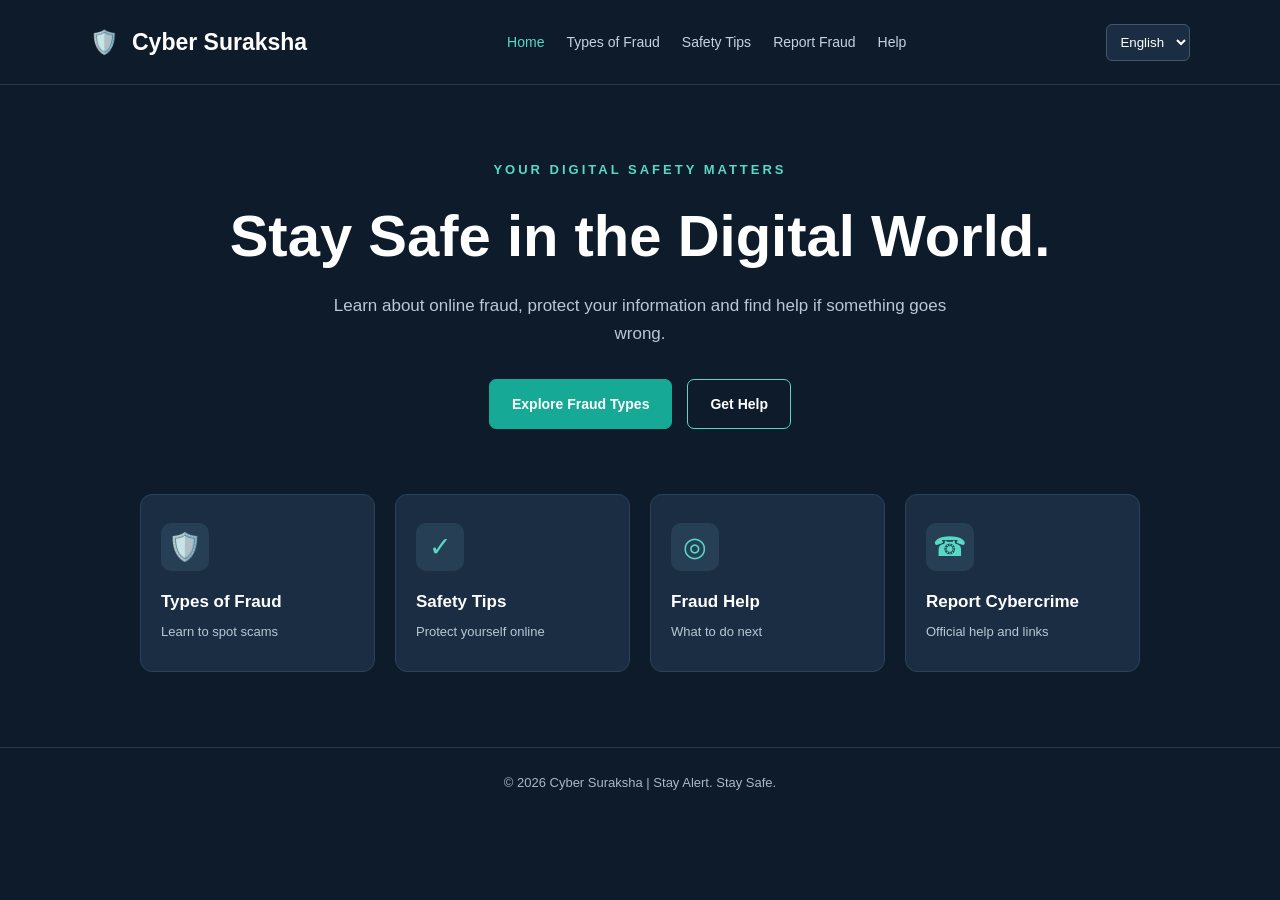
<file: index.html>
<!DOCTYPE html>
<html lang="en">
<head>
    <meta charset="UTF-8">
    <meta name="viewport" content="width=device-width, initial-scale=1.0">

    <title>Cyber Suraksha | Stay Safe Online</title>
    <link rel="icon" href="data:,">
    <link rel="stylesheet" href="style.css">
</head>

<body>

    <!-- Navigation Bar -->
    <header class="navbar">
        <a href="index.html" class="logo">
            <span class="logo-icon">🛡️</span>
            Cyber Suraksha
        </a>

        <nav>
            <a href="index.html" class="active">Home</a>
            <a href="fraud-types.html">Types of Fraud</a>
            <a href="safety-tips.html">Safety Tips</a>
            <a href="report-fraud.html">Report Fraud</a>
            <a href="help.html">Help</a>
        </nav>

        <select id="languageSelect" aria-label="Select language">
            <option value="en">English</option>
            <option value="mr">मराठी</option>
            <option value="hi">हिंदी</option>
        </select>
    </header>

    <!-- Main Hero Section -->
    <main>
        <section class="hero">

            <p class="hero-label" data-i18n="label">
                YOUR DIGITAL SAFETY MATTERS
            </p>

            <h1 data-i18n="heading">
                Stay Safe in the Digital World.
            </h1>

            <p class="hero-description" data-i18n="description">
                Learn about online fraud, protect your information
                and find help if something goes wrong.
            </p>

            <div class="hero-buttons">
                <a href="fraud-types.html"
                   class="btn btn-primary"
                   data-i18n="explore">
                    Explore Fraud Types
                </a>

                <a href="help.html"
                   class="btn btn-outline"
                   data-i18n="getHelp">
                    Get Help
                </a>
            </div>

        </section>

        <!-- Main Feature Cards -->
        <section class="features">

            <a href="fraud-types.html" class="feature-card">
                <span class="feature-icon">🛡️</span>
                <h2 data-i18n="fraudTitle">Types of Fraud</h2>
                <p data-i18n="fraudDesc">Learn to spot scams</p>
            </a>

            <a href="safety-tips.html" class="feature-card">
                <span class="feature-icon">✓</span>
                <h2 data-i18n="safetyTitle">Safety Tips</h2>
                <p data-i18n="safetyDesc">Protect yourself online</p>
            </a>

            <a href="help.html" class="feature-card">
                <span class="feature-icon">◎</span>
                <h2 data-i18n="helpTitle">Fraud Help</h2>
                <p data-i18n="helpDesc">What to do next</p>
            </a>

            <a href="report-fraud.html" class="feature-card">
                <span class="feature-icon">☎</span>
                <h2 data-i18n="reportTitle">Report Cybercrime</h2>
                <p data-i18n="reportDesc">Official help and links</p>
            </a>

        </section>
    </main>

    <!-- Footer -->
    <footer class="footer">
        <p>
            © 2026 Cyber Suraksha |
            <span data-i18n="footer">Stay Alert. Stay Safe.</span>
        </p>
    </footer>

</body>
</html>
</file>
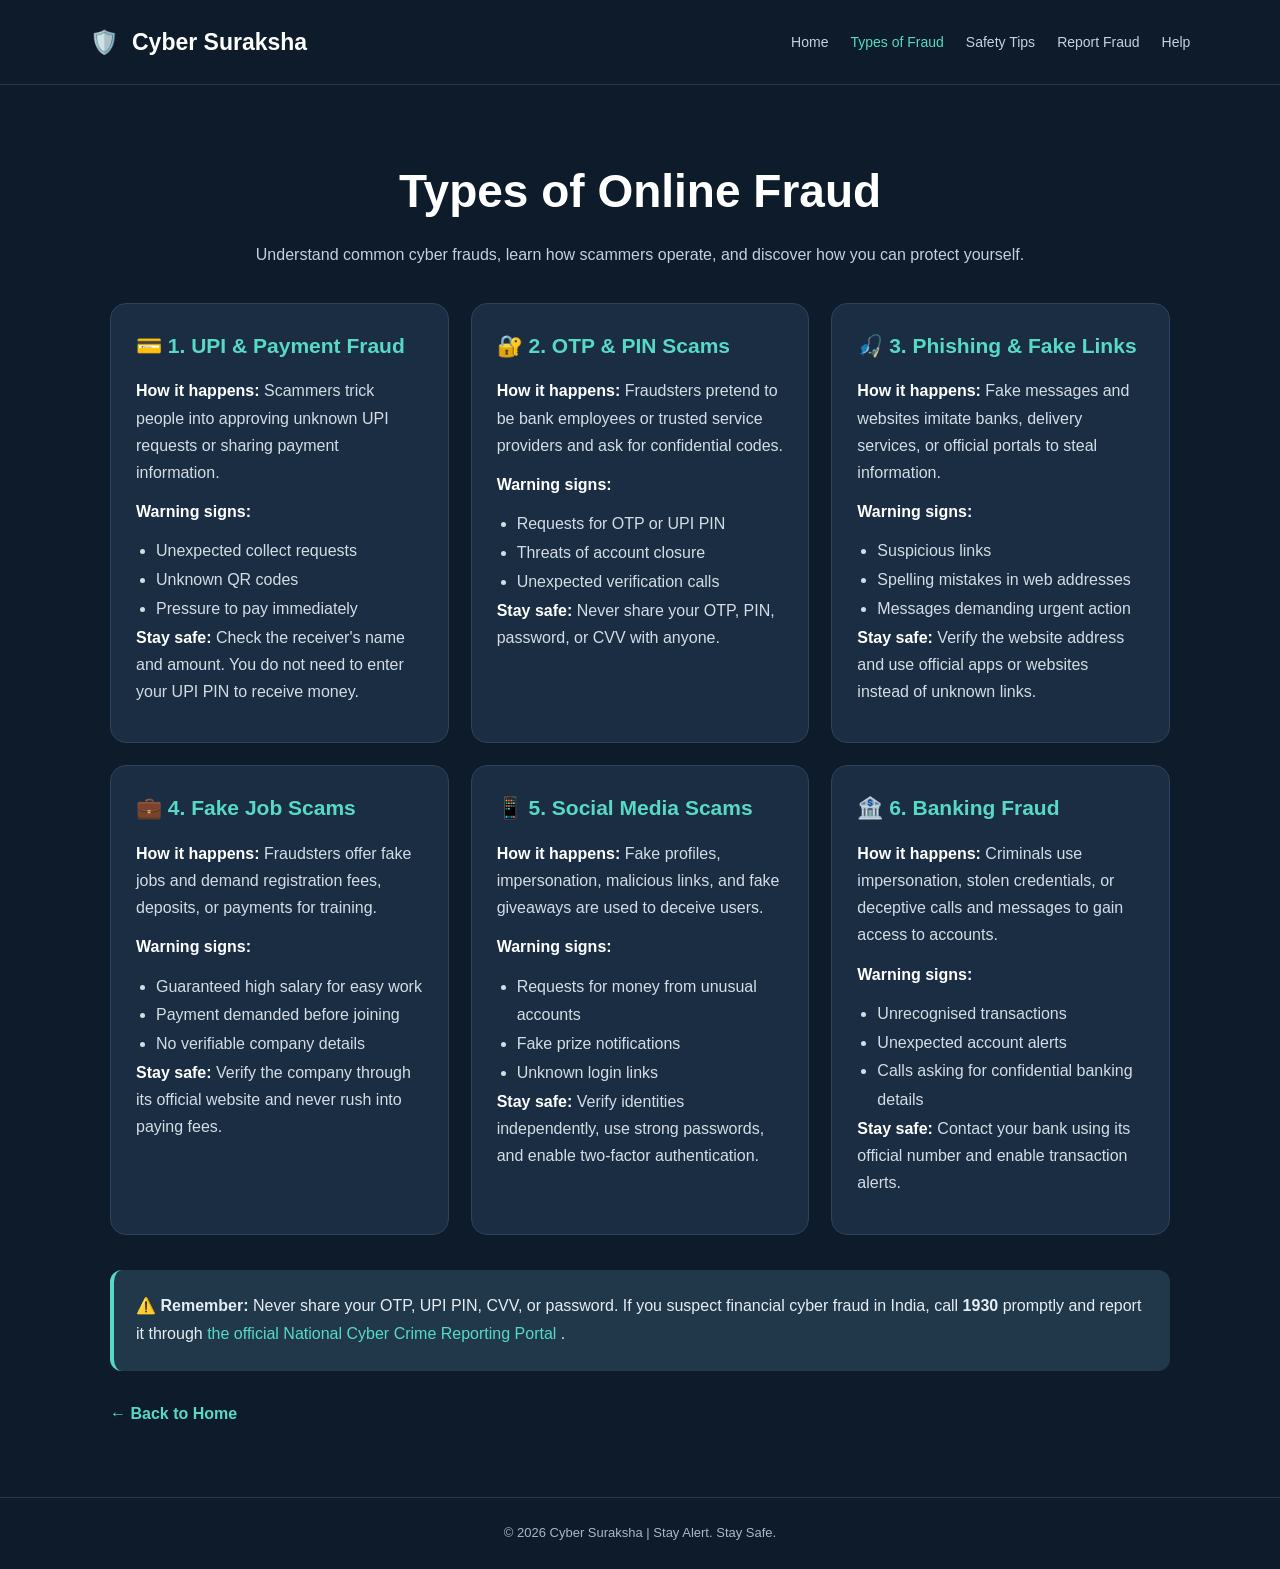
<file: fraud-types.html>
<!DOCTYPE html>
<html lang="en">
<head>
    <meta charset="UTF-8">
    <meta name="viewport" content="width=device-width, initial-scale=1.0">

    <title>Types of Online Fraud | Cyber Suraksha</title>
    <link rel="stylesheet" href="style.css">

    <style>
        .fraud-section {
            max-width: 1100px;
            margin: 50px auto;
            padding: 20px;
        }

        .fraud-heading {
            text-align: center;
            margin-bottom: 35px;
        }

        .fraud-heading h1 {
            font-size: clamp(30px, 5vw, 46px);
            margin-bottom: 12px;
        }

        .fraud-heading p {
            color: #c5d0dc;
            line-height: 1.7;
        }

        .fraud-grid {
            display: grid;
            grid-template-columns: repeat(auto-fit, minmax(260px, 1fr));
            gap: 22px;
        }

        .fraud-card {
            background: #1A2D43;
            border: 1px solid #2c435b;
            border-radius: 16px;
            padding: 25px;
            transition: transform 0.2s, border-color 0.2s;
        }

        .fraud-card:hover {
            transform: translateY(-5px);
            border-color: #57D9C5;
        }

        .fraud-card h2 {
            color: #57D9C5;
            font-size: 21px;
            margin-bottom: 15px;
        }

        .fraud-card p {
            color: #d4dde6;
            line-height: 1.7;
            margin-bottom: 12px;
        }

        .fraud-card strong {
            color: white;
        }

        .fraud-card ul {
            padding-left: 20px;
            color: #d4dde6;
            line-height: 1.8;
        }

        .fraud-warning {
            margin-top: 35px;
            padding: 22px;
            border-radius: 12px;
            background: #20384a;
            border-left: 4px solid #57D9C5;
            line-height: 1.8;
            color: #e5edf5;
        }

        .fraud-warning a {
            color: #57D9C5;
        }

        .back-home {
            display: inline-block;
            margin-top: 30px;
            color: #57D9C5;
            text-decoration: none;
            font-weight: bold;
        }

        .back-home:hover {
            text-decoration: underline;
        }
    </style>
</head>

<body>

    <header class="navbar">
        <a href="index.html" class="logo">
            <span class="logo-icon">🛡️</span>
            Cyber Suraksha
        </a>

        <nav>
            <a href="index.html">Home</a>
            <a href="fraud-types.html" class="active">Types of Fraud</a>
            <a href="safety-tips.html">Safety Tips</a>
            <a href="report-fraud.html">Report Fraud</a>
            <a href="help.html">Help</a>
        </nav>
    </header>

    <main class="fraud-section">

        <div class="fraud-heading">
            <h1>Types of Online Fraud</h1>
            <p>
                Understand common cyber frauds, learn how scammers operate,
                and discover how you can protect yourself.
            </p>
        </div>

        <div class="fraud-grid">

            <article class="fraud-card">
                <h2>💳 1. UPI &amp; Payment Fraud</h2>
                <p><strong>How it happens:</strong> Scammers trick people into approving unknown UPI requests or sharing payment information.</p>
                <p><strong>Warning signs:</strong></p>
                <ul>
                    <li>Unexpected collect requests</li>
                    <li>Unknown QR codes</li>
                    <li>Pressure to pay immediately</li>
                </ul>
                <p><strong>Stay safe:</strong> Check the receiver's name and amount. You do not need to enter your UPI PIN to receive money.</p>
            </article>

            <article class="fraud-card">
                <h2>🔐 2. OTP &amp; PIN Scams</h2>
                <p><strong>How it happens:</strong> Fraudsters pretend to be bank employees or trusted service providers and ask for confidential codes.</p>
                <p><strong>Warning signs:</strong></p>
                <ul>
                    <li>Requests for OTP or UPI PIN</li>
                    <li>Threats of account closure</li>
                    <li>Unexpected verification calls</li>
                </ul>
                <p><strong>Stay safe:</strong> Never share your OTP, PIN, password, or CVV with anyone.</p>
            </article>

            <article class="fraud-card">
                <h2>🎣 3. Phishing &amp; Fake Links</h2>
                <p><strong>How it happens:</strong> Fake messages and websites imitate banks, delivery services, or official portals to steal information.</p>
                <p><strong>Warning signs:</strong></p>
                <ul>
                    <li>Suspicious links</li>
                    <li>Spelling mistakes in web addresses</li>
                    <li>Messages demanding urgent action</li>
                </ul>
                <p><strong>Stay safe:</strong> Verify the website address and use official apps or websites instead of unknown links.</p>
            </article>

            <article class="fraud-card">
                <h2>💼 4. Fake Job Scams</h2>
                <p><strong>How it happens:</strong> Fraudsters offer fake jobs and demand registration fees, deposits, or payments for training.</p>
                <p><strong>Warning signs:</strong></p>
                <ul>
                    <li>Guaranteed high salary for easy work</li>
                    <li>Payment demanded before joining</li>
                    <li>No verifiable company details</li>
                </ul>
                <p><strong>Stay safe:</strong> Verify the company through its official website and never rush into paying fees.</p>
            </article>

            <article class="fraud-card">
                <h2>📱 5. Social Media Scams</h2>
                <p><strong>How it happens:</strong> Fake profiles, impersonation, malicious links, and fake giveaways are used to deceive users.</p>
                <p><strong>Warning signs:</strong></p>
                <ul>
                    <li>Requests for money from unusual accounts</li>
                    <li>Fake prize notifications</li>
                    <li>Unknown login links</li>
                </ul>
                <p><strong>Stay safe:</strong> Verify identities independently, use strong passwords, and enable two-factor authentication.</p>
            </article>

            <article class="fraud-card">
                <h2>🏦 6. Banking Fraud</h2>
                <p><strong>How it happens:</strong> Criminals use impersonation, stolen credentials, or deceptive calls and messages to gain access to accounts.</p>
                <p><strong>Warning signs:</strong></p>
                <ul>
                    <li>Unrecognised transactions</li>
                    <li>Unexpected account alerts</li>
                    <li>Calls asking for confidential banking details</li>
                </ul>
                <p><strong>Stay safe:</strong> Contact your bank using its official number and enable transaction alerts.</p>
            </article>

        </div>

        <div class="fraud-warning">
            <strong>⚠️ Remember:</strong>
            Never share your OTP, UPI PIN, CVV, or password.
            If you suspect financial cyber fraud in India, call
            <strong>1930</strong> promptly and report it through
            <a href="https://www.cybercrime.gov.in/"
               target="_blank"
               rel="noopener noreferrer">
                the official National Cyber Crime Reporting Portal
            </a>.
        </div>

        <a class="back-home" href="index.html">← Back to Home</a>

    </main>

    <footer class="footer">
        <p>© 2026 Cyber Suraksha | Stay Alert. Stay Safe.</p>
    </footer>

</body>
</html>
</file>
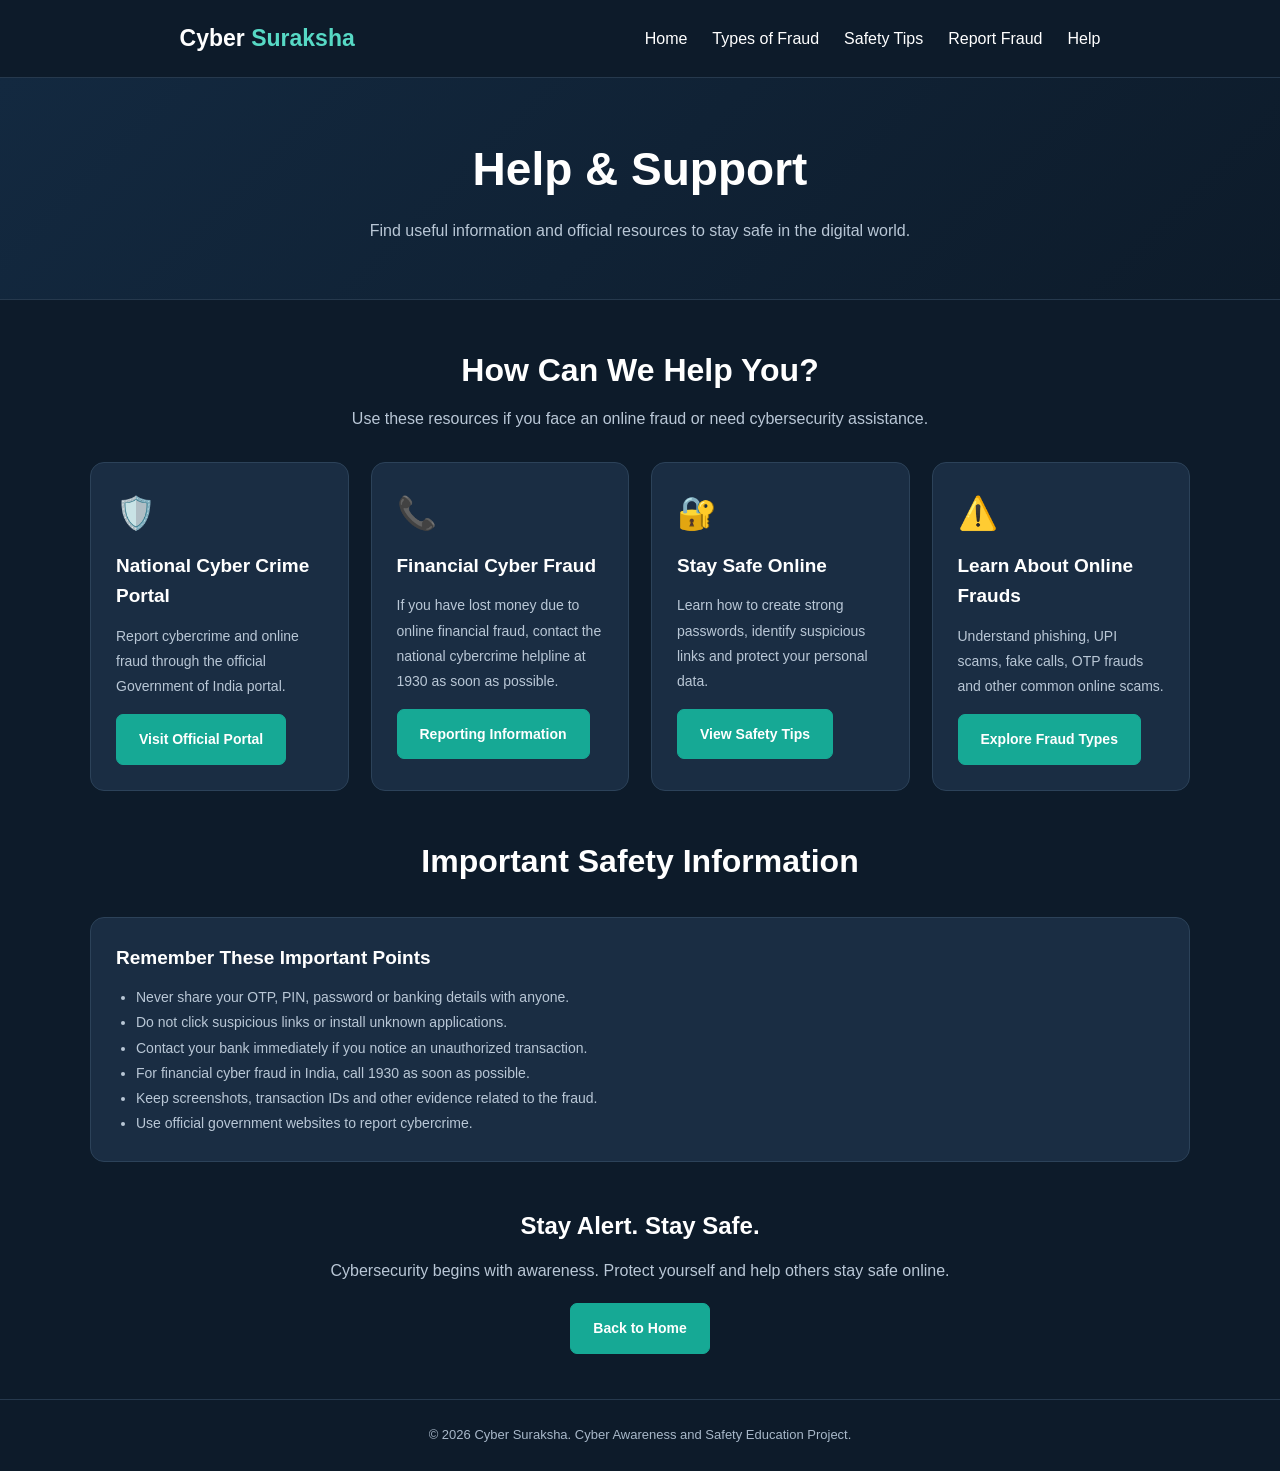
<file: help.html>
<!DOCTYPE html>
<html lang="en">
<head>
    <meta charset="UTF-8">
    <meta name="viewport" content="width=device-width, initial-scale=1.0">
    <title>Help & Support | Cyber Suraksha</title>
    <link rel="stylesheet" href="style.css">
</head>
<body>

    <!-- Header -->
    <header class="header">
        <div class="container nav-container">
            <a href="index.html" class="logo">
                Cyber <span>Suraksha</span>
            </a>

            <nav class="navbar">
                <a href="index.html">Home</a>
                <a href="fraud-types.html">Types of Fraud</a>
                <a href="safety-tips.html">Safety Tips</a>
                <a href="report-fraud.html">Report Fraud</a>
                <a href="help.html" class="active">Help</a>
            </nav>
        </div>
    </header>

    <!-- Help Hero Section -->
    <section class="page-hero">
        <div class="container">
            <h1>Help & Support</h1>
            <p>
                Find useful information and official resources
                to stay safe in the digital world.
            </p>
        </div>
    </section>

    <!-- Help Content -->
    <section class="section">
        <div class="container">
            <div class="section-title">
                <h2>How Can We Help You?</h2>
                <p>
                    Use these resources if you face an online fraud
                    or need cybersecurity assistance.
                </p>
            </div>

            <div class="cards-grid">

                <!-- Cyber Crime Portal -->
                <div class="card">
                    <div class="card-icon">🛡️</div>
                    <h3>National Cyber Crime Portal</h3>
                    <p>
                        Report cybercrime and online fraud through
                        the official Government of India portal.
                    </p>
                    <a
                        href="https://www.cybercrime.gov.in/"
                        target="_blank"
                        rel="noopener noreferrer"
                        class="btn btn-primary"
                    >
                        Visit Official Portal
                    </a>
                </div>

                <!-- Financial Fraud -->
                <div class="card">
                    <div class="card-icon">📞</div>
                    <h3>Financial Cyber Fraud</h3>
                    <p>
                        If you have lost money due to online financial
                        fraud, contact the national cybercrime helpline
                        at 1930 as soon as possible.
                    </p>
                    <a href="report-fraud.html" class="btn btn-primary">
                        Reporting Information
                    </a>
                </div>

                <!-- Safety Tips -->
                <div class="card">
                    <div class="card-icon">🔐</div>
                    <h3>Stay Safe Online</h3>
                    <p>
                        Learn how to create strong passwords, identify
                        suspicious links and protect your personal data.
                    </p>
                    <a href="safety-tips.html" class="btn btn-primary">
                        View Safety Tips
                    </a>
                </div>

                <!-- Fraud Awareness -->
                <div class="card">
                    <div class="card-icon">⚠️</div>
                    <h3>Learn About Online Frauds</h3>
                    <p>
                        Understand phishing, UPI scams, fake calls,
                        OTP frauds and other common online scams.
                    </p>
                    <a href="fraud-types.html" class="btn btn-primary">
                        Explore Fraud Types
                    </a>
                </div>

            </div>
        </div>
    </section>

    <!-- Important Information -->
    <section class="section">
        <div class="container">
            <div class="section-title">
                <h2>Important Safety Information</h2>
            </div>

            <div class="card">
                <h3>Remember These Important Points</h3>
                <ul>
                    <li>Never share your OTP, PIN, password or banking details with anyone.</li>
                    <li>Do not click suspicious links or install unknown applications.</li>
                    <li>Contact your bank immediately if you notice an unauthorized transaction.</li>
                    <li>For financial cyber fraud in India, call 1930 as soon as possible.</li>
                    <li>Keep screenshots, transaction IDs and other evidence related to the fraud.</li>
                    <li>Use official government websites to report cybercrime.</li>
                </ul>
            </div>
        </div>
    </section>

    <!-- Back to Home -->
    <section class="section">
        <div class="container text-center">
            <h2>Stay Alert. Stay Safe.</h2>
            <p>
                Cybersecurity begins with awareness.
                Protect yourself and help others stay safe online.
            </p>
            <a href="index.html" class="btn btn-primary">
                Back to Home
            </a>
        </div>
    </section>

    <!-- Footer -->
    <footer class="footer">
        <div class="container">
            <p>
                &copy; 2026 Cyber Suraksha.
                Cyber Awareness and Safety Education Project.
            </p>
        </div>
    </footer>

</body>
</html>
</file>
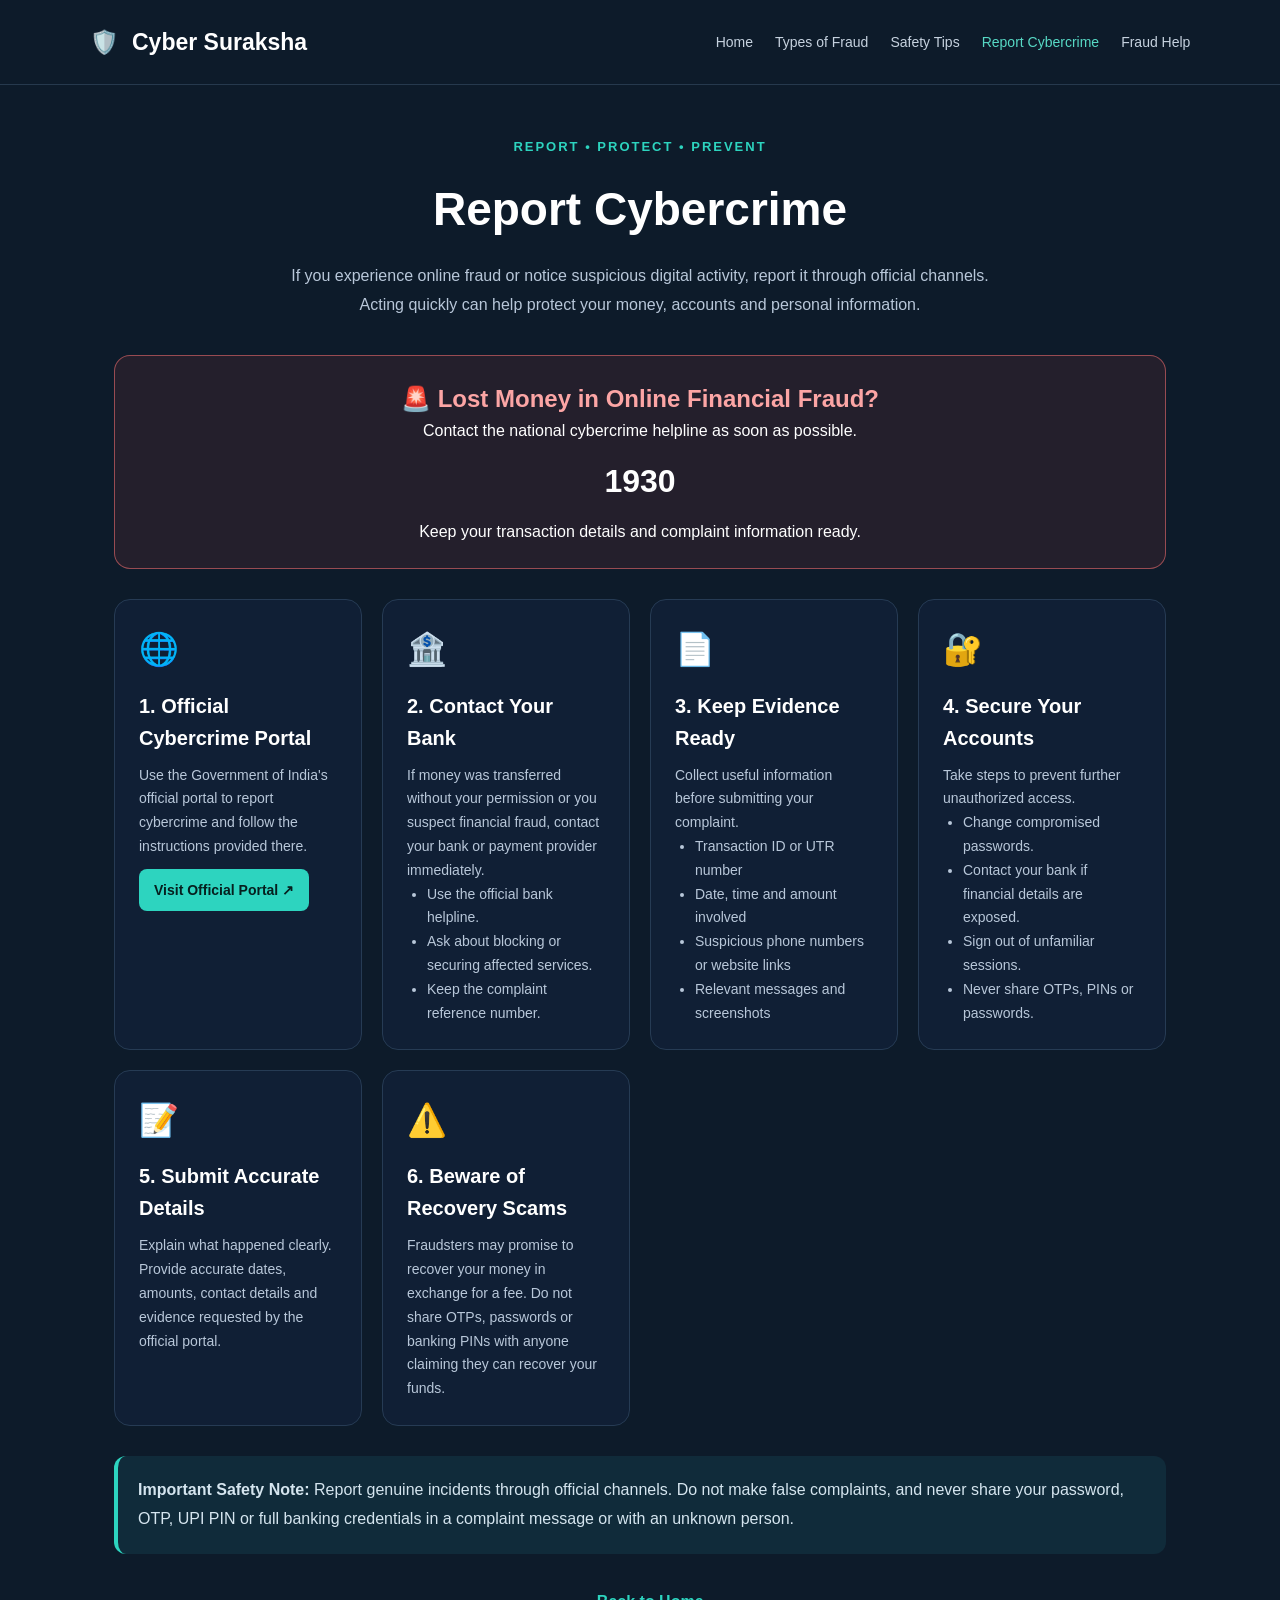
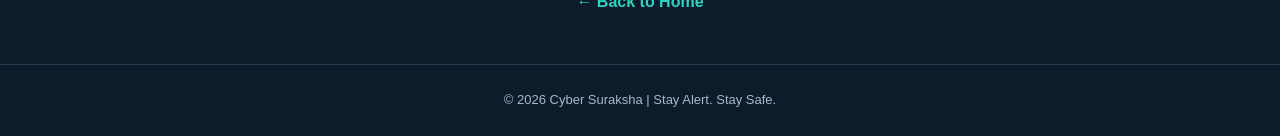
<file: report-fraud.html>
<!DOCTYPE html>
<html lang="en">
<head>
    <meta charset="UTF-8">
    <meta name="viewport" content="width=device-width, initial-scale=1.0">
    <title>Report Cybercrime | Cyber Suraksha</title>
    <link rel="stylesheet" href="style.css">

    <style>
        .report-section {
            max-width: 1100px;
            margin: 50px auto;
            padding: 0 24px;
        }

        .report-header {
            text-align: center;
            margin-bottom: 35px;
        }

        .report-header .tag {
            color: #2dd4bf;
            font-weight: bold;
            letter-spacing: 2px;
            font-size: 13px;
        }

        .report-header h1 {
            font-size: clamp(30px, 5vw, 46px);
            margin: 15px 0;
            color: #ffffff;
        }

        .report-header p {
            color: #b8c7d9;
            max-width: 700px;
            margin: auto;
            line-height: 1.8;
        }

        .emergency-box {
            background: rgba(239, 68, 68, 0.10);
            border: 1px solid rgba(248, 113, 113, 0.55);
            border-radius: 16px;
            padding: 24px;
            margin-bottom: 30px;
            text-align: center;
        }

        .emergency-box h2 {
            color: #fca5a5;
            margin-top: 0;
        }

        .helpline-number {
            font-size: 32px;
            font-weight: bold;
            color: #ffffff;
            margin: 12px 0;
        }

        .report-grid {
            display: grid;
            grid-template-columns: repeat(auto-fit, minmax(240px, 1fr));
            gap: 20px;
        }

        .report-card {
            background: #101f35;
            border: 1px solid #263b54;
            border-radius: 16px;
            padding: 24px;
            transition: transform 0.25s, border-color 0.25s;
        }

        .report-card:hover {
            transform: translateY(-5px);
            border-color: #2dd4bf;
        }

        .report-card .icon {
            font-size: 32px;
        }

        .report-card h2 {
            color: #ffffff;
            font-size: 20px;
            margin: 14px 0 10px;
        }

        .report-card p,
        .report-card li {
            color: #b8c7d9;
            line-height: 1.7;
            font-size: 14px;
        }

        .report-card ul {
            padding-left: 20px;
        }

        .official-link {
            display: inline-block;
            margin-top: 10px;
            padding: 10px 15px;
            border-radius: 8px;
            background: #2dd4bf;
            color: #06201f;
            text-decoration: none;
            font-weight: bold;
            font-size: 14px;
        }

        .official-link:hover {
            background: #5eead4;
        }

        .report-note {
            margin-top: 30px;
            padding: 20px;
            border-radius: 12px;
            background: #102b3a;
            border-left: 4px solid #2dd4bf;
            color: #d5e5ef;
            line-height: 1.8;
        }

        .back-home {
            text-align: center;
            margin-top: 35px;
        }

        .back-home a {
            color: #2dd4bf;
            text-decoration: none;
            font-weight: bold;
        }

        @media (max-width: 600px) {
            .report-section {
                margin: 30px auto;
                padding: 0 16px;
            }

            .emergency-box {
                padding: 18px;
            }
        }
    </style>
</head>

<body>

<header class="navbar">
    <a href="index.html" class="logo">
        <span class="logo-icon">🛡️</span>
        Cyber Suraksha
    </a>

    <nav>
        <a href="index.html">Home</a>
        <a href="fraud-types.html">Types of Fraud</a>
        <a href="safety-tips.html">Safety Tips</a>
        <a href="report-fraud.html" class="active">Report Cybercrime</a>
        <a href="help.html">Fraud Help</a>
    </nav>
</header>

<main class="report-section">

    <section class="report-header">
        <p class="tag">REPORT • PROTECT • PREVENT</p>
        <h1>Report Cybercrime</h1>
        <p>
            If you experience online fraud or notice suspicious digital activity,
            report it through official channels. Acting quickly can help protect
            your money, accounts and personal information.
        </p>
    </section>

    <section class="emergency-box">
        <h2>🚨 Lost Money in Online Financial Fraud?</h2>
        <p>Contact the national cybercrime helpline as soon as possible.</p>
        <div class="helpline-number">1930</div>
        <p>Keep your transaction details and complaint information ready.</p>
    </section>

    <section class="report-grid">

        <article class="report-card">
            <div class="icon">🌐</div>
            <h2>1. Official Cybercrime Portal</h2>
            <p>
                Use the Government of India's official portal to report cybercrime
                and follow the instructions provided there.
            </p>
            <a class="official-link"
               href="https://www.cybercrime.gov.in/"
               target="_blank"
               rel="noopener noreferrer">
                Visit Official Portal ↗
            </a>
        </article>

        <article class="report-card">
            <div class="icon">🏦</div>
            <h2>2. Contact Your Bank</h2>
            <p>
                If money was transferred without your permission or you suspect
                financial fraud, contact your bank or payment provider immediately.
            </p>
            <ul>
                <li>Use the official bank helpline.</li>
                <li>Ask about blocking or securing affected services.</li>
                <li>Keep the complaint reference number.</li>
            </ul>
        </article>

        <article class="report-card">
            <div class="icon">📄</div>
            <h2>3. Keep Evidence Ready</h2>
            <p>Collect useful information before submitting your complaint.</p>
            <ul>
                <li>Transaction ID or UTR number</li>
                <li>Date, time and amount involved</li>
                <li>Suspicious phone numbers or website links</li>
                <li>Relevant messages and screenshots</li>
            </ul>
        </article>

        <article class="report-card">
            <div class="icon">🔐</div>
            <h2>4. Secure Your Accounts</h2>
            <p>Take steps to prevent further unauthorized access.</p>
            <ul>
                <li>Change compromised passwords.</li>
                <li>Contact your bank if financial details are exposed.</li>
                <li>Sign out of unfamiliar sessions.</li>
                <li>Never share OTPs, PINs or passwords.</li>
            </ul>
        </article>

        <article class="report-card">
            <div class="icon">📝</div>
            <h2>5. Submit Accurate Details</h2>
            <p>
                Explain what happened clearly. Provide accurate dates, amounts,
                contact details and evidence requested by the official portal.
            </p>
        </article>

        <article class="report-card">
            <div class="icon">⚠️</div>
            <h2>6. Beware of Recovery Scams</h2>
            <p>
                Fraudsters may promise to recover your money in exchange for a fee.
                Do not share OTPs, passwords or banking PINs with anyone claiming
                they can recover your funds.
            </p>
        </article>

    </section>

    <div class="report-note">
        <strong>Important Safety Note:</strong>
        Report genuine incidents through official channels. Do not make false
        complaints, and never share your password, OTP, UPI PIN or full banking
        credentials in a complaint message or with an unknown person.
    </div>

    <div class="back-home">
        <a href="../index.html">← Back to Home</a>
    </div>

</main>

<footer class="footer">
    <p>© 2026 Cyber Suraksha | Stay Alert. Stay Safe.</p>
</footer>

</body>
</html>
</file>
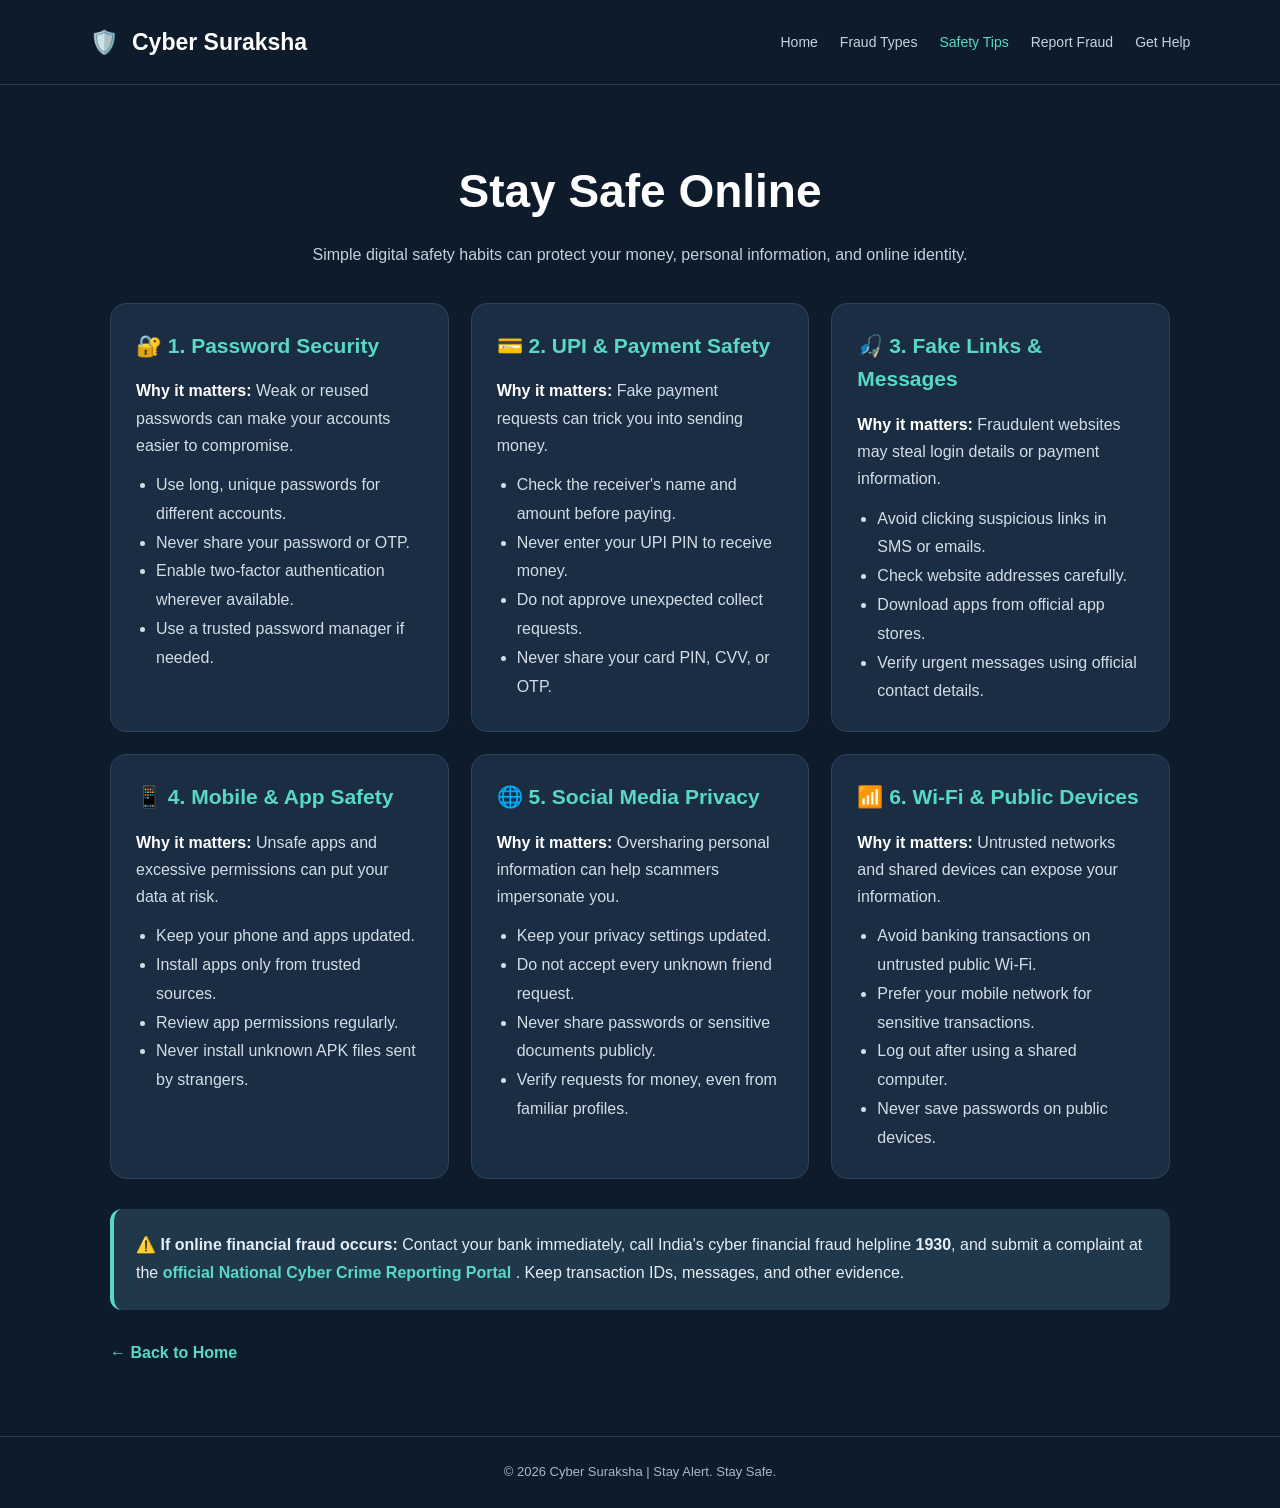
<file: safety-tips.html>
<!DOCTYPE html>
<html lang="en">
<head>
    <meta charset="UTF-8">
    <meta name="viewport" content="width=device-width, initial-scale=1.0">

    <title>Safety Tips | Cyber Suraksha</title>
    <link rel="stylesheet" href="style.css">

    <style>
        .safety-section {
            max-width: 1100px;
            margin: 50px auto;
            padding: 20px;
        }

        .safety-heading {
            text-align: center;
            margin-bottom: 35px;
        }

        .safety-heading h1 {
            font-size: clamp(30px, 5vw, 46px);
            margin-bottom: 12px;
        }

        .safety-heading p {
            color: #c5d0dc;
            line-height: 1.7;
        }

        .safety-grid {
            display: grid;
            grid-template-columns: repeat(auto-fit, minmax(260px, 1fr));
            gap: 22px;
        }

        .safety-card {
            background: #1A2D43;
            border: 1px solid #2c435b;
            border-radius: 16px;
            padding: 25px;
            transition: transform 0.2s, border-color 0.2s;
        }

        .safety-card:hover {
            transform: translateY(-5px);
            border-color: #57D9C5;
        }

        .safety-card h2 {
            color: #57D9C5;
            font-size: 21px;
            margin-bottom: 15px;
        }

        .safety-card p {
            color: #d4dde6;
            line-height: 1.7;
            margin-bottom: 12px;
        }

        .safety-card ul {
            padding-left: 20px;
            color: #d4dde6;
            line-height: 1.8;
        }

        .safety-card strong {
            color: white;
        }

        .safety-warning {
            margin-top: 30px;
            padding: 22px;
            border-radius: 12px;
            background: #20384a;
            border-left: 4px solid #57D9C5;
            color: #e5edf5;
            line-height: 1.8;
        }

        .safety-warning a,
        .back-home {
            color: #57D9C5;
            text-decoration: none;
            font-weight: bold;
        }

        .safety-warning a:hover,
        .back-home:hover {
            text-decoration: underline;
        }

        .back-home {
            display: inline-block;
            margin-top: 30px;
        }
    </style>
</head>

<body>

    <header class="navbar">
        <a href="index.html" class="logo">
            <span class="logo-icon">🛡️</span>
            Cyber Suraksha
        </a>

        <nav>
            <a href="index.html">Home</a>
            <a href="fraud-types.html">Fraud Types</a>
            <a href="safety-tips.html" class="active">Safety Tips</a>
            <a href="report-fraud.html">Report Fraud</a>
            <a href="help.html">Get Help</a>
        </nav>
    </header>

    <main class="safety-section">

        <div class="safety-heading">
            <h1>Stay Safe Online</h1>
            <p>
                Simple digital safety habits can protect your money,
                personal information, and online identity.
            </p>
        </div>

        <div class="safety-grid">

            <article class="safety-card">
                <h2>🔐 1. Password Security</h2>
                <p><strong>Why it matters:</strong> Weak or reused passwords can make your accounts easier to compromise.</p>
                <ul>
                    <li>Use long, unique passwords for different accounts.</li>
                    <li>Never share your password or OTP.</li>
                    <li>Enable two-factor authentication wherever available.</li>
                    <li>Use a trusted password manager if needed.</li>
                </ul>
            </article>

            <article class="safety-card">
                <h2>💳 2. UPI &amp; Payment Safety</h2>
                <p><strong>Why it matters:</strong> Fake payment requests can trick you into sending money.</p>
                <ul>
                    <li>Check the receiver's name and amount before paying.</li>
                    <li>Never enter your UPI PIN to receive money.</li>
                    <li>Do not approve unexpected collect requests.</li>
                    <li>Never share your card PIN, CVV, or OTP.</li>
                </ul>
            </article>

            <article class="safety-card">
                <h2>🎣 3. Fake Links &amp; Messages</h2>
                <p><strong>Why it matters:</strong> Fraudulent websites may steal login details or payment information.</p>
                <ul>
                    <li>Avoid clicking suspicious links in SMS or emails.</li>
                    <li>Check website addresses carefully.</li>
                    <li>Download apps from official app stores.</li>
                    <li>Verify urgent messages using official contact details.</li>
                </ul>
            </article>

            <article class="safety-card">
                <h2>📱 4. Mobile &amp; App Safety</h2>
                <p><strong>Why it matters:</strong> Unsafe apps and excessive permissions can put your data at risk.</p>
                <ul>
                    <li>Keep your phone and apps updated.</li>
                    <li>Install apps only from trusted sources.</li>
                    <li>Review app permissions regularly.</li>
                    <li>Never install unknown APK files sent by strangers.</li>
                </ul>
            </article>

            <article class="safety-card">
                <h2>🌐 5. Social Media Privacy</h2>
                <p><strong>Why it matters:</strong> Oversharing personal information can help scammers impersonate you.</p>
                <ul>
                    <li>Keep your privacy settings updated.</li>
                    <li>Do not accept every unknown friend request.</li>
                    <li>Never share passwords or sensitive documents publicly.</li>
                    <li>Verify requests for money, even from familiar profiles.</li>
                </ul>
            </article>

            <article class="safety-card">
                <h2>📶 6. Wi-Fi &amp; Public Devices</h2>
                <p><strong>Why it matters:</strong> Untrusted networks and shared devices can expose your information.</p>
                <ul>
                    <li>Avoid banking transactions on untrusted public Wi-Fi.</li>
                    <li>Prefer your mobile network for sensitive transactions.</li>
                    <li>Log out after using a shared computer.</li>
                    <li>Never save passwords on public devices.</li>
                </ul>
            </article>

        </div>

        <div class="safety-warning">
            <strong>⚠️ If online financial fraud occurs:</strong>
            Contact your bank immediately, call India's cyber financial fraud helpline
            <strong>1930</strong>, and submit a complaint at the
            <a href="https://www.cybercrime.gov.in/"
               target="_blank"
               rel="noopener noreferrer">
                official National Cyber Crime Reporting Portal
            </a>.
            Keep transaction IDs, messages, and other evidence.
        </div>

        <a class="back-home" href="index.html">← Back to Home</a>

    </main>

    <footer class="footer">
        <p>© 2026 Cyber Suraksha | Stay Alert. Stay Safe.</p>
    </footer>

</body>
</html>
</file>
<file: style.css>
/* ===== General Settings ===== */
* {
    margin: 0;
    padding: 0;
    box-sizing: border-box;
}

:root {
    --bg: #0D1B2A;
    --card: #1A2D43;
    --card-hover: #20374F;
    --border: #2C4259;
    --accent: #57D9C5;
    --text: #FFFFFF;
    --muted: #B9C7D6;
}

body {
    font-family: Arial, Helvetica, sans-serif;
    background-color: var(--bg);
    color: var(--text);
    line-height: 1.6;
    min-height: 100vh;
}

a {
    text-decoration: none;
    color: inherit;
}

img {
    max-width: 100%;
}

/* ===== Navigation Bar ===== */
.navbar {
    width: 100%;
    min-height: 85px;
    padding: 20px 7%;
    display: flex;
    align-items: center;
    justify-content: space-between;
    gap: 25px;
    border-bottom: 1px solid #26394D;
}

.logo {
    font-size: 23px;
    font-weight: bold;
    white-space: nowrap;
}

.logo span,
.logo-icon {
    color: var(--accent);
}

.logo-icon {
    margin-right: 7px;
}

.navbar nav {
    display: flex;
    align-items: center;
    justify-content: center;
    gap: 22px;
    flex-wrap: wrap;
}

.navbar nav a {
    color: #C6D2DF;
    font-size: 14px;
    transition: color 0.3s;
}

.navbar nav a:hover,
.navbar nav a.active {
    color: var(--accent);
}

/* Help page header compatibility */
.header {
    width: 100%;
    border-bottom: 1px solid #26394D;
}

.header .nav-container {
    width: 100%;
    padding: 20px 7%;
    display: flex;
    align-items: center;
    justify-content: space-between;
    gap: 25px;
}

.header .navbar {
    width: auto;
    min-height: 0;
    padding: 0;
    border: none;
}

/* ===== Language Selector ===== */
#languageSelect {
    background-color: var(--card);
    color: white;
    border: 1px solid #40566D;
    padding: 9px;
    border-radius: 6px;
    cursor: pointer;
}

/* ===== Home Hero ===== */
.hero {
    max-width: 900px;
    margin: 75px auto 65px;
    padding: 0 25px;
    text-align: center;
}

.hero-label {
    color: var(--accent);
    font-size: 13px;
    font-weight: bold;
    letter-spacing: 3px;
    margin-bottom: 20px;
}

.hero h1 {
    font-size: clamp(36px, 5vw, 58px);
    line-height: 1.2;
    margin-bottom: 22px;
}

.hero-description {
    max-width: 650px;
    margin: 0 auto;
    color: var(--muted);
    font-size: 17px;
}

/* ===== Buttons ===== */
.hero-buttons {
    display: flex;
    justify-content: center;
    gap: 15px;
    flex-wrap: wrap;
    margin-top: 32px;
}

.btn {
    display: inline-block;
    padding: 13px 22px;
    border-radius: 7px;
    font-size: 14px;
    font-weight: bold;
    text-align: center;
    transition: 0.3s;
}

.btn-primary {
    background-color: #16A995;
    color: #FFFFFF;
    border: 1px solid #16A995;
}

.btn-primary:hover {
    background-color: #118675;
    border-color: #118675;
    transform: translateY(-2px);
}

.btn-outline {
    border: 1px solid var(--accent);
    color: #FFFFFF;
}

.btn-outline:hover {
    background-color: var(--card);
}

/* ===== Home Feature Cards ===== */
.features {
    max-width: 1050px;
    margin: 0 auto 75px;
    padding: 0 25px;
    display: grid;
    grid-template-columns: repeat(4, 1fr);
    gap: 20px;
}

.feature-card {
    display: block;
    background-color: var(--card);
    border: 1px solid var(--border);
    border-radius: 12px;
    padding: 28px 20px;
    transition: 0.3s;
}

.feature-card:hover {
    border-color: var(--accent);
    transform: translateY(-5px);
    background-color: var(--card-hover);
}

.feature-icon {
    display: inline-flex;
    width: 48px;
    height: 48px;
    align-items: center;
    justify-content: center;
    background-color: #263F55;
    color: var(--accent);
    border-radius: 10px;
    font-size: 27px;
    margin-bottom: 17px;
}

.feature-card h2 {
    font-size: 17px;
    margin-bottom: 7px;
}

.feature-card p {
    font-size: 13px;
    color: var(--muted);
}

/* ===== Help Page Hero ===== */
.page-hero {
    padding: 55px 24px;
    text-align: center;
    background: linear-gradient(135deg, #132940, #0D1B2A);
    border-bottom: 1px solid #26394D;
}

.container {
    width: 100%;
    max-width: 1100px;
    margin-left: auto;
    margin-right: auto;
}

.page-hero h1 {
    font-size: clamp(30px, 5vw, 46px);
    margin-bottom: 12px;
}

.page-hero p {
    max-width: 700px;
    margin: 0 auto;
    color: var(--muted);
}

/* ===== Help Sections ===== */
.section {
    max-width: 1150px;
    margin: 45px auto;
    padding: 0 24px;
}

.section-title {
    text-align: center;
    margin-bottom: 30px;
}

.section-title h2 {
    font-size: clamp(23px, 3vw, 32px);
    margin-bottom: 10px;
}

.section-title p {
    color: var(--muted);
}

/* ===== Help Cards ===== */
.cards-grid {
    display: grid;
    grid-template-columns: repeat(auto-fit, minmax(230px, 1fr));
    gap: 22px;
}

.card {
    background: var(--card);
    border: 1px solid var(--border);
    border-radius: 14px;
    padding: 25px;
    transition: 0.3s;
    overflow-wrap: anywhere;
}

.card:hover {
    border-color: var(--accent);
    transform: translateY(-4px);
}

.card-icon {
    font-size: 32px;
    margin-bottom: 12px;
}

.card h3 {
    font-size: 19px;
    margin-bottom: 12px;
}

.card p,
.card li {
    color: var(--muted);
    font-size: 14px;
    line-height: 1.8;
}

.card ul {
    padding-left: 20px;
}

.card .btn {
    margin-top: 15px;
}

/* ===== Utility Classes ===== */
.text-center {
    text-align: center;
}

.text-center p {
    color: var(--muted);
    margin: 12px 0 20px;
}

/* ===== Footer ===== */
.footer {
    border-top: 1px solid #26394D;
    padding: 25px 15px;
    text-align: center;
    color: #A8B8C9;
    font-size: 13px;
    margin-top: 45px;
}

/* ===== Tablet ===== */
@media (max-width: 900px) {
    .navbar {
        flex-wrap: wrap;
        justify-content: center;
    }

    .navbar nav {
        gap: 15px;
    }

    .features {
        grid-template-columns: repeat(2, 1fr);
    }

    .header .nav-container {
        flex-wrap: wrap;
        justify-content: center;
    }
}

/* ===== Mobile ===== */
@media (max-width: 600px) {
    .navbar {
        padding: 18px 15px;
    }

    .navbar nav {
        gap: 12px;
    }

    .navbar nav a {
        font-size: 12px;
    }

    .header .nav-container {
        padding: 18px 15px;
    }

    .header .navbar {
        padding: 0;
    }

    .hero {
        margin: 50px auto;
    }

    .hero h1 {
        font-size: 36px;
    }

    .hero-description {
        font-size: 15px;
    }

    .features {
        grid-template-columns: 1fr;
        padding: 0 20px;
    }

    .feature-card {
        padding: 22px;
    }

    .page-hero {
        padding: 40px 18px;
    }

    .section {
        margin: 32px auto;
        padding: 0 16px;
    }

    .cards-grid {
        grid-template-columns: 1fr;
    }
}
</file>
